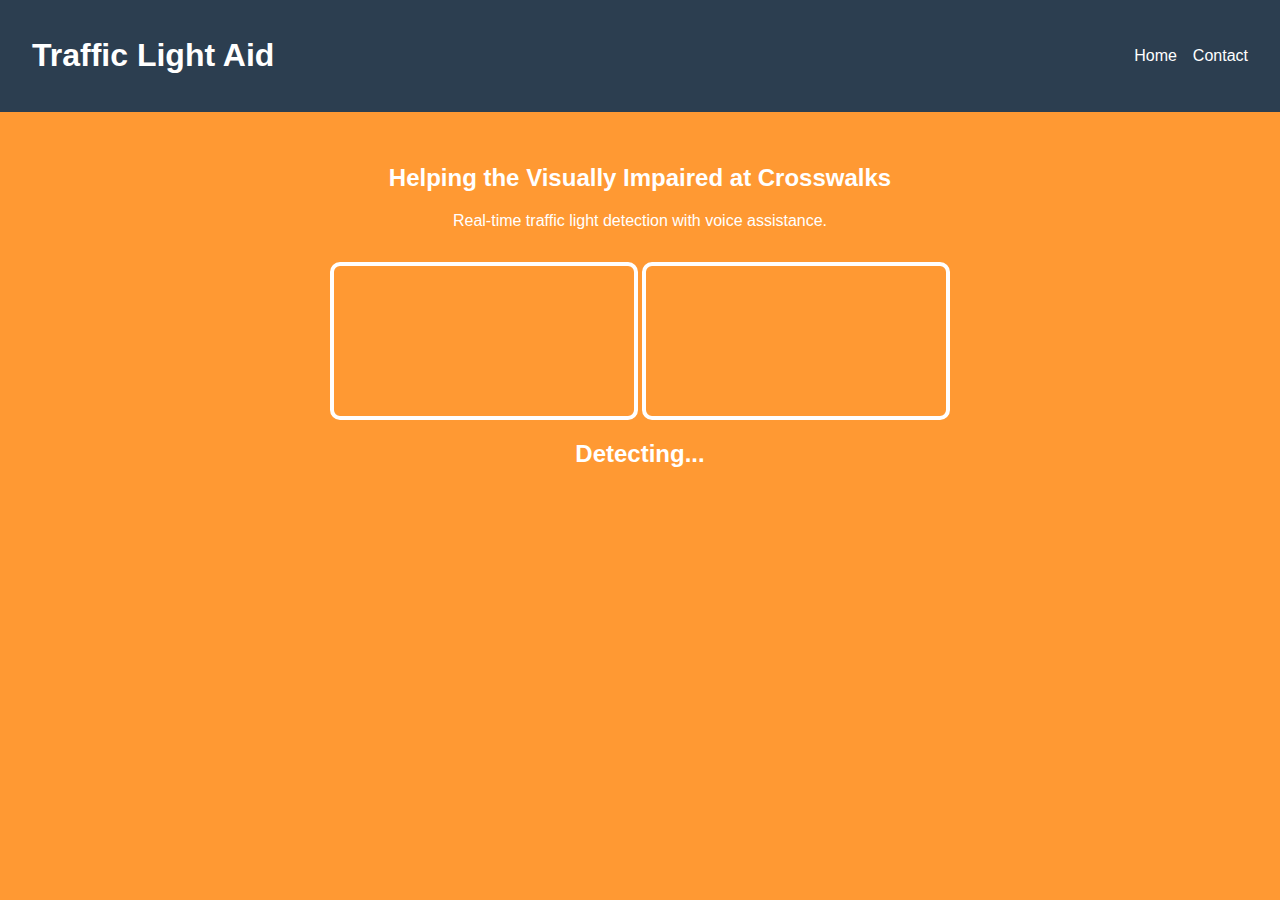
<file: index.html>
<!DOCTYPE html>
<html lang="en">
<head>
  <meta charset="UTF-8">
  <meta name="viewport" content="width=device-width, initial-scale=1.0">
  <title>Traffic Light Aid</title>
  <link rel="stylesheet" href="style.css">
</head>
<body>
  <nav class="navbar">
    <h1>Traffic Light Aid</h1>
    <ul>
      <li><a href="index.html">Home</a></li>
      <li><a href="contact.html">Contact</a></li>
    </ul>
  </nav>

  <section class="hero">
    <h2>Helping the Visually Impaired at Crosswalks</h2>
    <p>Real-time traffic light detection with voice assistance.</p>
    <video id="camera" autoplay></video>
    <canvas id="canvas"></canvas>
    <p id="status">Detecting...</p>
  </section>

  <script src="script.js"></script>
</body>
</html>
</file>
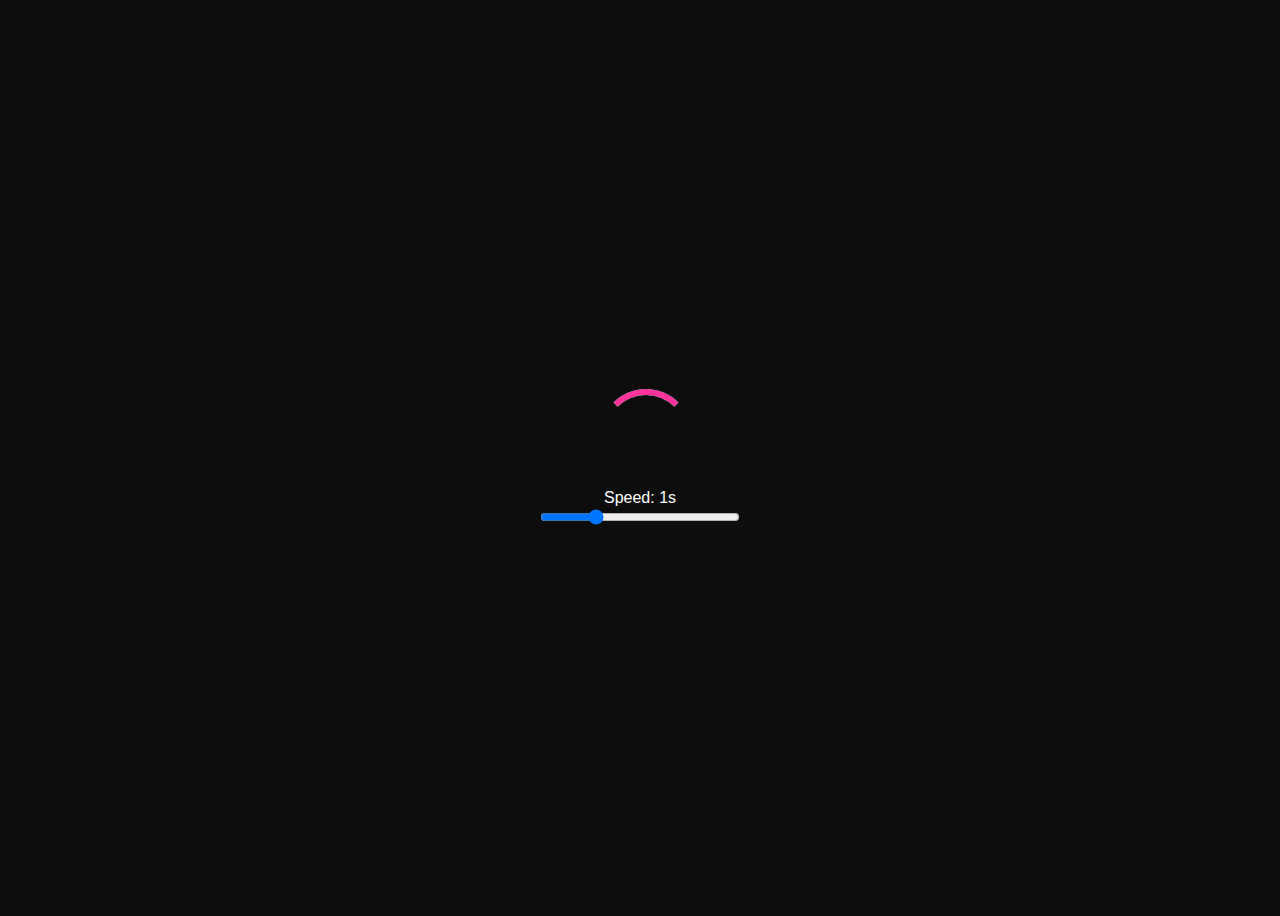
<file: animated loader.html>
<!DOCTYPE html>
<html lang="en">
<head>
<meta charset="UTF-8">
<meta name="viewport" content="width=device-width, initial-scale=1.0">
<title>Customizable Animated Loader</title>
<style>
    body {
        display: flex;
        flex-direction: column;
        justify-content: center;
        align-items: center;
        height: 100vh;
        background: #0d0d0d;
        color: white;
        font-family: Arial, sans-serif;
    }

    .loader {
        position: relative;
        width: 80px;
        height: 80px;
    }

    .ring {
        position: absolute;
        width: 100%;
        height: 100%;
        border: 6px solid transparent;
        border-top-color: #00ffcc;
        border-radius: 50%;
        animation: spin var(--speed, 1s) linear infinite;
        transition: animation-duration 0.3s ease;
    }

    .ring:nth-child(2) {
        border-top-color: #ff3399;
        animation-direction: reverse;
    }

    @keyframes spin {
        from { transform: rotate(0deg); }
        to { transform: rotate(360deg); }
    }

    .controls {
        margin-top: 20px;
        display: flex;
        flex-direction: column;
        align-items: center;
    }

    input[type=range] {
        width: 200px;
    }
</style>
</head>
<body>

    <div class="loader">
        <div class="ring"></div>
        <div class="ring"></div>
    </div>

    <div class="controls">
        <label for="speedControl">Speed: <span id="speedValue">1</span>s</label>
        <input type="range" id="speedControl" min="0.3" max="3" step="0.1" value="1">
    </div>

    <script>
        const speedControl = document.getElementById("speedControl");
        const rings = document.querySelectorAll(".ring");
        const speedValue = document.getElementById("speedValue");

        speedControl.addEventListener("input", () => {
            let speed = speedControl.value + "s";
            speedValue.textContent = speedControl.value;
            rings.forEach(ring => {
                ring.style.setProperty("--speed", speed);
            });
        });
    </script>

</body>
</html>
</file>
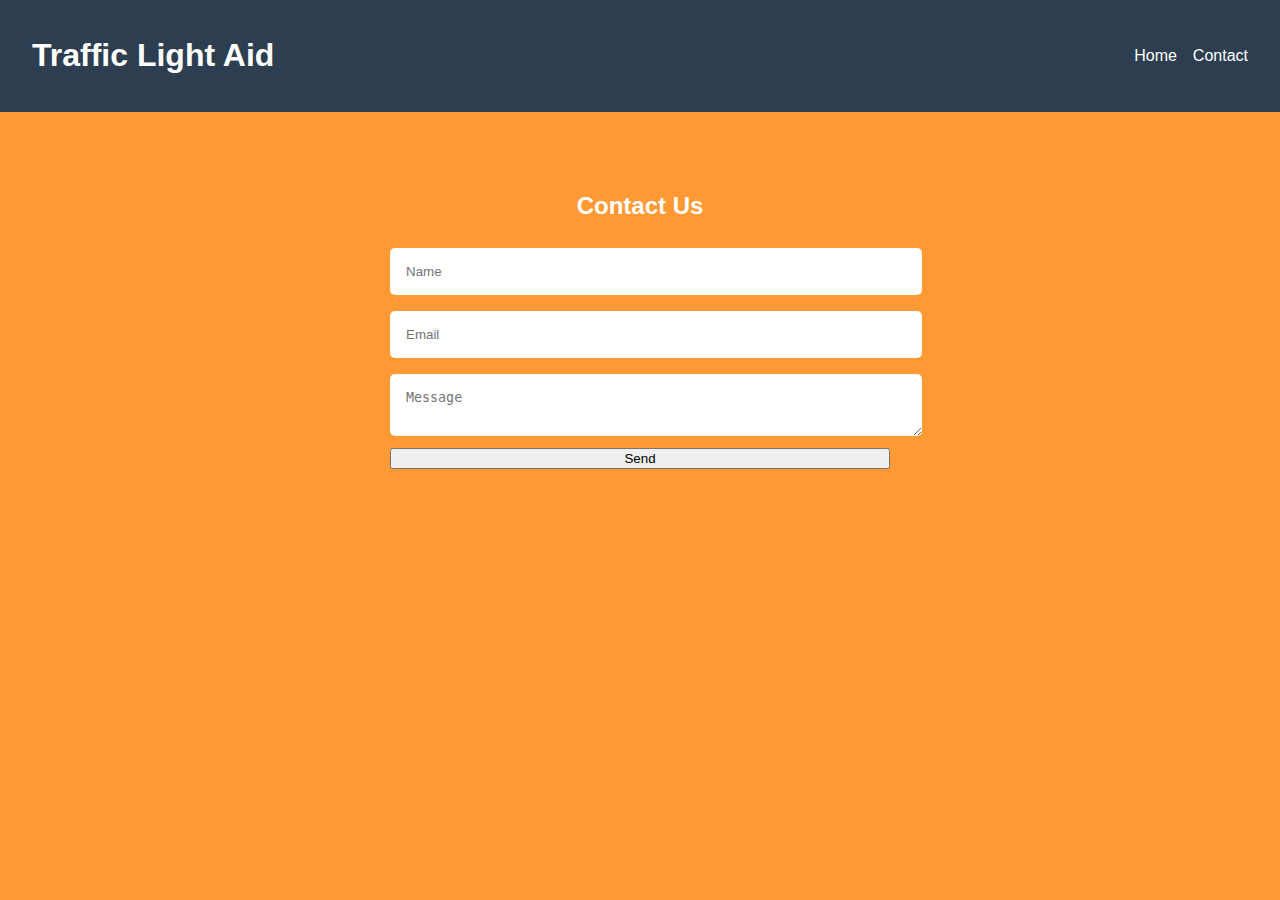
<file: contact.html>
<!DOCTYPE html>
<html lang="en">
<head>
  <meta charset="UTF-8">
  <meta name="viewport" content="width=device-width, initial-scale=1.0">
  <title>Contact - Traffic Light Aid</title>
  <link rel="stylesheet" href="style.css">
</head>
<body>
  <nav class="navbar">
    <h1>Traffic Light Aid</h1>
    <ul>
      <li><a href="index.html">Home</a></li>
      <li><a href="contact.html">Contact</a></li>
    </ul>
  </nav>

  <section class="contact-form">
    <h2>Contact Us</h2>
    <form id="contactForm">
      <input type="text" placeholder="Name" id="name" required>
      <input type="email" placeholder="Email" id="email" required>
      <textarea placeholder="Message" id="message" required></textarea>
      <button type="submit">Send</button>
    </form>
    <p id="thankYouMsg" class="hidden">Thank you for contacting us!</p>
  </section>

  <script src="script.js"></script>
</body>
</html>
</file>
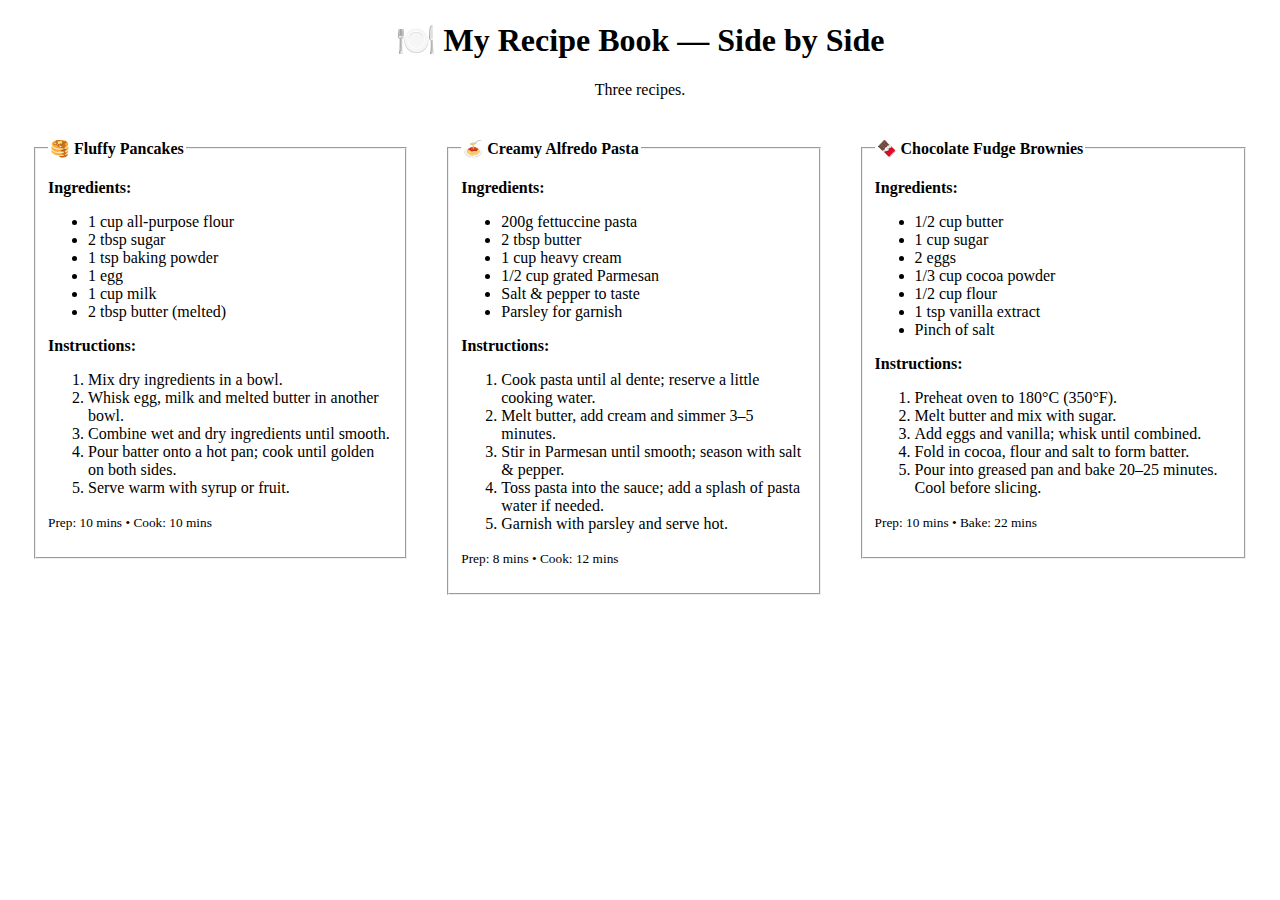
<file: digital recipe.html>
<!DOCTYPE html>
<html lang="en">
<head>
  <meta charset="utf-8" />
  <title>Recipe Book — Side by Side (HTML only)</title>
</head>
<body>

  <h1 align="center">🍽️ My Recipe Book — Side by Side</h1>
  <p align="center">Three recipes.</p>

  <!-- Table for side-by-side layout -->
  <table border="0" cellpadding="12" cellspacing="12" width="100%">
    <tr>

      <!-- Recipe 1 -->
      <td valign="top" width="33%">
        <fieldset>
          <legend><b>🥞 Fluffy Pancakes</b></legend>
          <p><b>Ingredients:</b></p>
          <ul>
            <li>1 cup all-purpose flour</li>
            <li>2 tbsp sugar</li>
            <li>1 tsp baking powder</li>
            <li>1 egg</li>
            <li>1 cup milk</li>
            <li>2 tbsp butter (melted)</li>
          </ul>

          <p><b>Instructions:</b></p>
          <ol>
            <li>Mix dry ingredients in a bowl.</li>
            <li>Whisk egg, milk and melted butter in another bowl.</li>
            <li>Combine wet and dry ingredients until smooth.</li>
            <li>Pour batter onto a hot pan; cook until golden on both sides.</li>
            <li>Serve warm with syrup or fruit.</li>
          </ol>

          <p><small>Prep: 10 mins • Cook: 10 mins</small></p>
        </fieldset>
      </td>

      <!-- Recipe 2 -->
      <td valign="top" width="33%">
        <fieldset>
          <legend><b>🍝 Creamy Alfredo Pasta</b></legend>
          <p><b>Ingredients:</b></p>
          <ul>
            <li>200g fettuccine pasta</li>
            <li>2 tbsp butter</li>
            <li>1 cup heavy cream</li>
            <li>1/2 cup grated Parmesan</li>
            <li>Salt & pepper to taste</li>
            <li>Parsley for garnish</li>
          </ul>

          <p><b>Instructions:</b></p>
          <ol>
            <li>Cook pasta until al dente; reserve a little cooking water.</li>
            <li>Melt butter, add cream and simmer 3–5 minutes.</li>
            <li>Stir in Parmesan until smooth; season with salt & pepper.</li>
            <li>Toss pasta into the sauce; add a splash of pasta water if needed.</li>
            <li>Garnish with parsley and serve hot.</li>
          </ol>

          <p><small>Prep: 8 mins • Cook: 12 mins</small></p>
        </fieldset>
      </td>

      <!-- Recipe 3 -->
      <td valign="top" width="34%">
        <fieldset>
          <legend><b>🍫 Chocolate Fudge Brownies</b></legend>
          <p><b>Ingredients:</b></p>
          <ul>
            <li>1/2 cup butter</li>
            <li>1 cup sugar</li>
            <li>2 eggs</li>
            <li>1/3 cup cocoa powder</li>
            <li>1/2 cup flour</li>
            <li>1 tsp vanilla extract</li>
            <li>Pinch of salt</li>
          </ul>

          <p><b>Instructions:</b></p>
          <ol>
            <li>Preheat oven to 180°C (350°F).</li>
            <li>Melt butter and mix with sugar.</li>
            <li>Add eggs and vanilla; whisk until combined.</li>
            <li>Fold in cocoa, flour and salt to form batter.</li>
            <li>Pour into greased pan and bake 20–25 minutes. Cool before slicing.</li>
          </ol>

          <p><small>Prep: 10 mins • Bake: 22 mins</small></p>
        </fieldset>
      </td>

    </tr>
  </table>

</body>
</html>
</file>
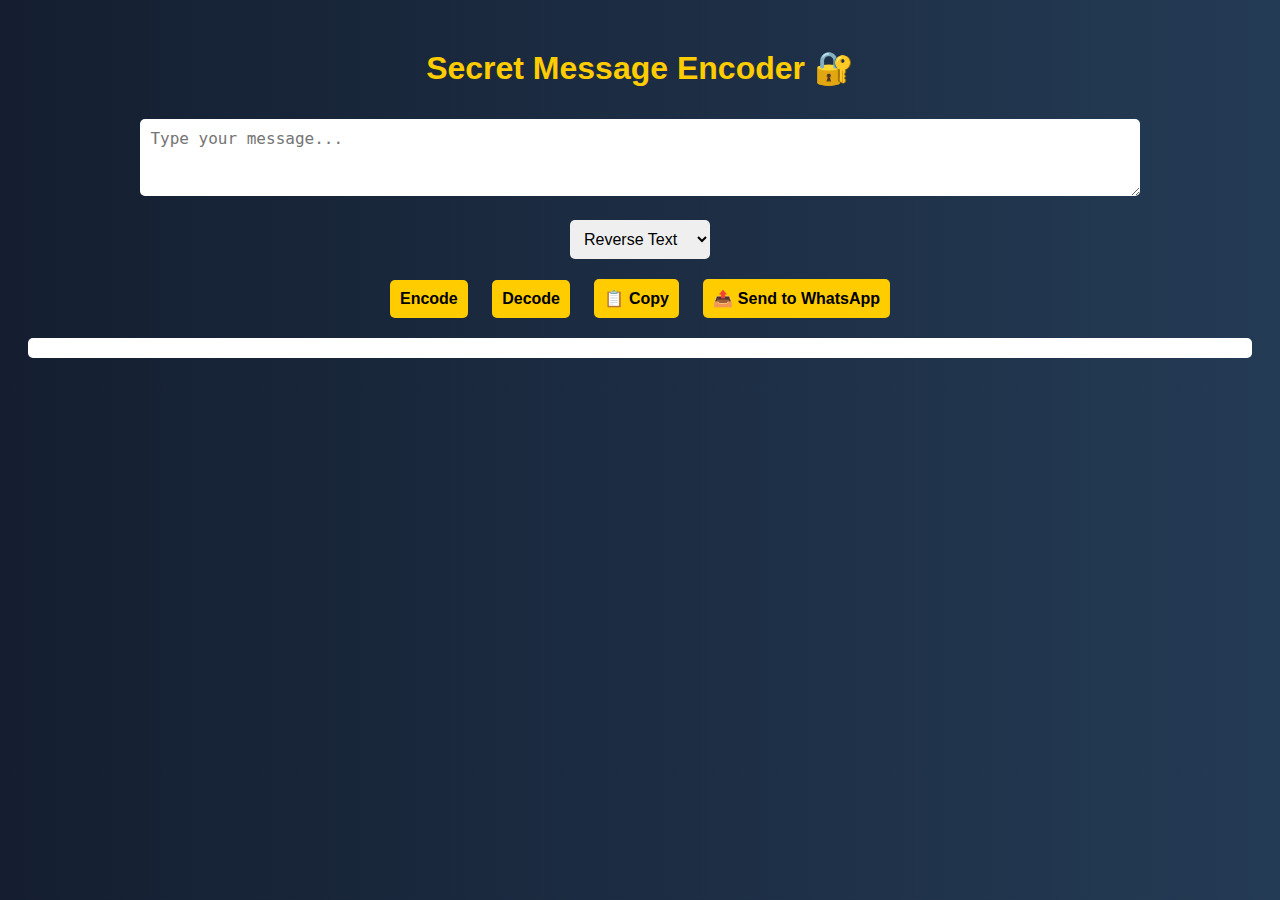
<file: message.html>
<!DOCTYPE html>
<html lang="en">
<head>
    <meta charset="UTF-8">
    <title>Secret Message Encoder 🔐</title>
    <style>
        body {
            font-family: Arial, sans-serif;
            background: linear-gradient(to right, #141e30, #243b55);
            color: white;
            text-align: center;
            padding: 20px;
        }
        h1 {
            color: #ffcc00;
        }
        select, textarea, button, input {
            margin: 10px;
            padding: 10px;
            border-radius: 5px;
            border: none;
            font-size: 16px;
        }
        textarea, input {
            width: 80%;
        }
        button {
            cursor: pointer;
            background: #ffcc00;
            color: black;
            font-weight: bold;
        }
        button:hover {
            background: #ffaa00;
        }
        .output-box {
            background: white;
            color: black;
            padding: 10px;
            margin-top: 10px;
            border-radius: 5px;
            word-wrap: break-word;
        }
    </style>
</head>
<body>
    <h1>Secret Message Encoder 🔐</h1>

    <textarea id="inputText" rows="3" placeholder="Type your message..."></textarea><br>

    <select id="cipher">
        <option value="reverse">Reverse Text</option>
        <option value="emoji">Emoji Code</option>
        <option value="number">Number Code</option>
        <option value="symbol">Symbol Code</option>
    </select><br>

    <button onclick="encodeMessage()">Encode</button>
    <button onclick="decodeMessage()">Decode</button>
    <button onclick="copyToClipboard()">📋 Copy</button>
    <button onclick="sendOnWhatsApp()">📤 Send to WhatsApp</button>

    <div class="output-box" id="outputText"></div>

    <script>
        const emojiMap = {
            a: "😀", b: "😁", c: "😂", d: "🤣", e: "😃", f: "😄", g: "😅", h: "😆",
            i: "😉", j: "😊", k: "😋", l: "😎", m: "😍", n: "😘", o: "😗", p: "😙",
            q: "😚", r: "🙂", s: "🤗", t: "🤩", u: "🤔", v: "🤨", w: "😐", x: "😑",
            y: "😶", z: "🙄", " ": "⬜"
        };
        const reverseEmojiMap = Object.fromEntries(Object.entries(emojiMap).map(([k, v]) => [v, k]));

        function encodeMessage() {
            let text = document.getElementById("inputText").value.toLowerCase();
            let cipher = document.getElementById("cipher").value;
            let encoded = "";

            if (cipher === "reverse") {
                encoded = text.split("").reverse().join("");
            } 
            else if (cipher === "emoji") {
                encoded = text.split("").map(ch => emojiMap[ch] || ch).join("");
            } 
            else if (cipher === "number") {
                encoded = text.split("").map(ch => ch.charCodeAt(0)).join(" ");
            } 
            else if (cipher === "symbol") {
                encoded = text.replace(/[a-z]/g, ch => String.fromCharCode(ch.charCodeAt(0) + 5));
            }

            document.getElementById("outputText").innerText = encoded;
        }

        function decodeMessage() {
            let text = document.getElementById("inputText").value;
            let cipher = document.getElementById("cipher").value;
            let decoded = "";

            if (cipher === "reverse") {
                decoded = text.split("").reverse().join("");
            } 
            else if (cipher === "emoji") {
                decoded = text.split("").map(ch => reverseEmojiMap[ch] || ch).join("");
            } 
            else if (cipher === "number") {
                decoded = text.split(" ").map(num => String.fromCharCode(num)).join("");
            } 
            else if (cipher === "symbol") {
                decoded = text.replace(/./g, ch => String.fromCharCode(ch.charCodeAt(0) - 5));
            }

            document.getElementById("outputText").innerText = decoded;
        }

        function copyToClipboard() {
            let text = document.getElementById("outputText").innerText;
            if (!text) {
                alert("Nothing to copy!");
                return;
            }
            navigator.clipboard.writeText(text).then(() => {
                alert("Copied to clipboard!");
            });
        }

        function sendOnWhatsApp() {
            let message = document.getElementById("outputText").innerText.trim();
            if (message === "") {
                alert("Please encode a message first!");
                return;
            }
            let encodedMessage = encodeURIComponent(message);
            window.open(`https://wa.me/?text=${encodedMessage}`, "_blank");
        }
    </script>
</body>
</html>
</file>
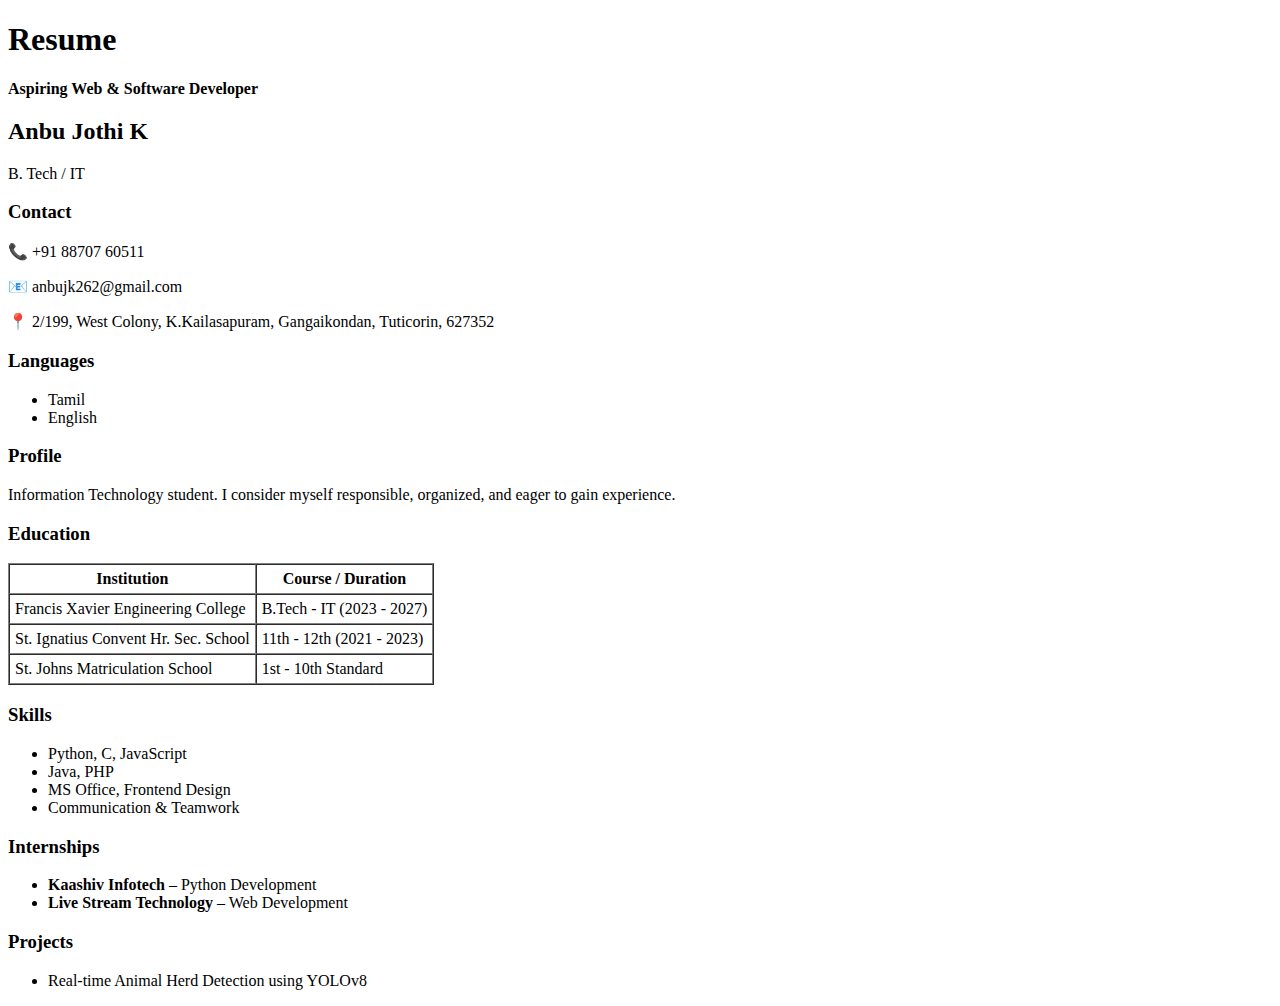
<file: resume.html>
<!DOCTYPE html>
<html lang="en">
<head>
<meta charset="UTF-8">
<meta name="viewport" content="width=device-width, initial-scale=1.0">
<title>Anbu Jothi K - Resume</title>
</head>
<body>

<h1>Resume</h1>
<p><strong>Aspiring Web & Software Developer</strong></p>

<!-- Profile Photo -->

<h2>Anbu Jothi K</h2>
<p>B. Tech / IT</p>

<h3>Contact</h3>
<p>📞 +91 88707 60511</p>
<p>📧 anbujk262@gmail.com</p>
<p>📍 2/199, West Colony, K.Kailasapuram, Gangaikondan, Tuticorin, 627352</p>

<h3>Languages</h3>
<ul>
    <li>Tamil</li>
    <li>English</li>
</ul>

<h3>Profile</h3>
<p>Information Technology student. I consider myself responsible, organized, and eager to gain experience.</p>

<h3>Education</h3>
<table border="1" cellpadding="5" cellspacing="0">
    <tr>
        <th>Institution</th>
        <th>Course / Duration</th>
    </tr>
    <tr>
        <td>Francis Xavier Engineering College</td>
        <td>B.Tech - IT (2023 - 2027)</td>
    </tr>
    <tr>
        <td>St. Ignatius Convent Hr. Sec. School</td>
        <td>11th - 12th (2021 - 2023)</td>
    </tr>
    <tr>
        <td>St. Johns Matriculation School</td>
        <td>1st - 10th Standard</td>
    </tr>
</table>

<h3>Skills</h3>
<ul>
    <li>Python, C, JavaScript</li>
    <li>Java, PHP</li>
    <li>MS Office, Frontend Design</li>
    <li>Communication & Teamwork</li>
</ul>

<h3>Internships</h3>
<ul>
    <li><strong>Kaashiv Infotech</strong> – Python Development</li>
    <li><strong>Live Stream Technology</strong> – Web Development</li>
</ul>

<h3>Projects</h3>
<ul>
    <li>Real-time Animal Herd Detection using YOLOv8</li>
</ul>

</body>
</html>
</file>
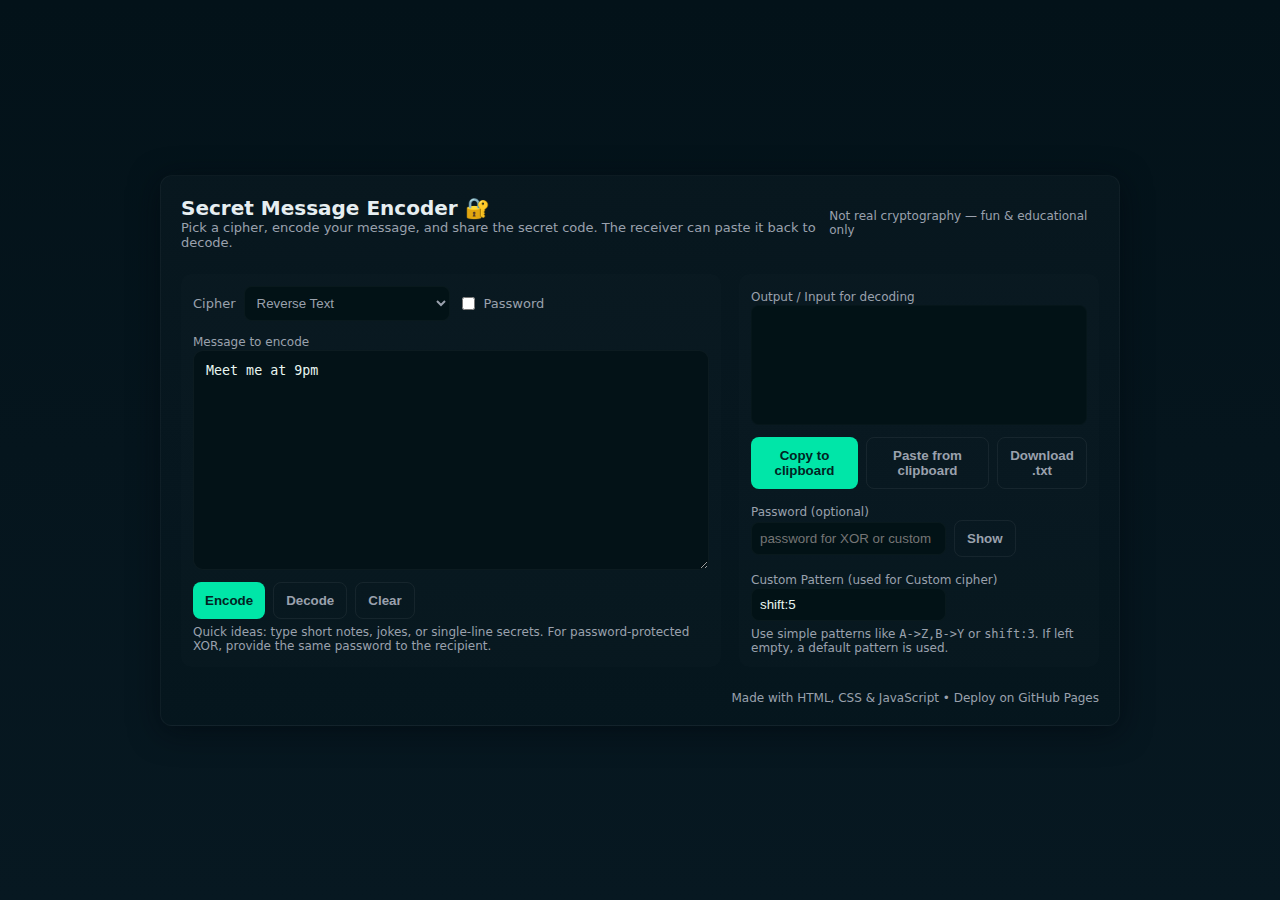
<file: secret-encoder.html>
<!doctype html>
<html lang="en">
<head>
  <meta charset="utf-8" />
  <meta name="viewport" content="width=device-width,initial-scale=1" />
  <title>Secret Message Encoder 🔐</title>
  <style>
    :root{
      --bg:#0b0f13; --panel:#071016; --accent:#00e6a8; --muted:#9aa1ad; --danger:#ff6b6b;
    }
    *{box-sizing:border-box}
    body{margin:0;min-height:100vh;background:linear-gradient(180deg,#031219 0%, #071821 100%);color:#e6eef1;font-family:Inter,ui-sans-serif,system-ui,Segoe UI,Roboto,Helvetica,Arial;display:flex;align-items:center;justify-content:center;padding:24px}
    .card{width:960px;max-width:100%;background:linear-gradient(180deg, rgba(255,255,255,0.02), rgba(0,0,0,0.04));border:1px solid rgba(255,255,255,0.04);border-radius:12px;padding:20px;display:grid;grid-template-columns:1fr 360px;gap:18px;box-shadow:0 6px 30px rgba(2,8,15,0.6)}
    header{grid-column:1/-1;display:flex;align-items:center;justify-content:space-between;margin-bottom:6px}
    h1{font-size:20px;margin:0}
    .subtitle{color:var(--muted);font-size:13px}

    .left{padding:12px;background:rgba(255,255,255,0.01);border-radius:10px}
    .controls{display:flex;gap:8px;align-items:center;margin-bottom:10px}
    select,input[type=checkbox]{padding:8px;border-radius:8px;background:#021216;border:1px solid rgba(255,255,255,0.03);color:var(--muted)}

    textarea{width:100%;height:220px;padding:12px;border-radius:10px;border:1px solid rgba(255,255,255,0.04);background:#031217;color:#e8f6f1;resize:vertical}

    .row{display:flex;gap:8px}
    button{background:var(--accent);border:0;color:#022322;padding:10px 12px;border-radius:8px;cursor:pointer;font-weight:600}
    button.secondary{background:transparent;border:1px solid rgba(255,255,255,0.06);color:var(--muted)}

    .right{padding:12px;background:rgba(255,255,255,0.01);border-radius:10px;display:flex;flex-direction:column;gap:12px}
    label{font-size:13px;color:var(--muted)}
    .output{flex:1;min-height:120px;padding:12px;border-radius:8px;background:#021216;border:1px solid rgba(255,255,255,0.02);color:#dffbf0;overflow:auto;white-space:pre-wrap}

    .small{font-size:12px;color:var(--muted)}
    .hint{font-size:12px;color:var(--muted);margin-top:6px}

    footer{grid-column:1/-1;text-align:right;color:var(--muted);font-size:12px;margin-top:6px}

    .passwordRow{display:flex;gap:8px;align-items:center}
    input[type=text],input[type=password]{padding:8px;border-radius:8px;border:1px solid rgba(255,255,255,0.03);background:#021216;color:#e8f6f1}
  </style>
</head>
<body>
  <div class="card">
    <header>
      <div>
        <h1>Secret Message Encoder 🔐</h1>
        <div class="subtitle">Pick a cipher, encode your message, and share the secret code. The receiver can paste it back to decode.</div>
      </div>
      <div class="small">Not real cryptography — fun & educational only</div>
    </header>

    <section class="left">
      <div class="controls">
        <label style="display:flex;align-items:center;gap:8px">
          Cipher
          <select id="cipherSelect">
            <option value="reverse">Reverse Text</option>
            <option value="number">Number Codes (char codes)</option>
            <option value="emoji">Emoji Code</option>
            <option value="symbol">Symbol-based</option>
            <option value="custom">Custom Pattern</option>
            <option value="xor">Password XOR (simple)</option>
          </select>
        </label>

        <label style="display:flex;align-items:center;gap:6px">
          <input type="checkbox" id="usePassword"> Password
        </label>
      </div>

      <label class="small">Message to encode</label>
      <textarea id="inputText" placeholder="Type your secret message here..."></textarea>

      <div style="display:flex;gap:8px;margin-top:8px">
        <button id="encodeBtn">Encode</button>
        <button id="decodeBtn" class="secondary">Decode</button>
        <button id="clearBtn" class="secondary">Clear</button>
      </div>

      <div class="hint">Quick ideas: type short notes, jokes, or single-line secrets. For password-protected XOR, provide the same password to the recipient.</div>
    </section>

    <aside class="right">
      <div>
        <label class="small">Output / Input for decoding</label>
        <div id="output" class="output" contenteditable="true" spellcheck="false"></div>
      </div>

      <div style="display:flex;gap:8px">
        <button id="copyBtn">Copy to clipboard</button>
        <button id="pasteBtn" class="secondary">Paste from clipboard</button>
        <button id="downloadBtn" class="secondary">Download .txt</button>
      </div>

      <div>
        <label class="small">Password (optional)</label>
        <div class="passwordRow">
          <input id="passwordInput" type="password" placeholder="password for XOR or custom" />
          <button id="showPass" class="secondary">Show</button>
        </div>
      </div>

      <div>
        <label class="small">Custom Pattern (used for Custom cipher)</label>
        <input id="patternInput" type="text" placeholder="e.g. A->Z,B->Y or shift:3" />
        <div class="hint">Use simple patterns like <code>A->Z,B->Y</code> or <code>shift:3</code>. If left empty, a default pattern is used.</div>
      </div>
    </aside>

    <footer>Made with HTML, CSS & JavaScript • Deploy on GitHub Pages</footer>
  </div>

  <script>
    // UI refs
    const inputText = document.getElementById('inputText');
    const cipherSelect = document.getElementById('cipherSelect');
    const encodeBtn = document.getElementById('encodeBtn');
    const decodeBtn = document.getElementById('decodeBtn');
    const output = document.getElementById('output');
    const copyBtn = document.getElementById('copyBtn');
    const pasteBtn = document.getElementById('pasteBtn');
    const clearBtn = document.getElementById('clearBtn');
    const passwordInput = document.getElementById('passwordInput');
    const usePassword = document.getElementById('usePassword');
    const showPass = document.getElementById('showPass');
    const patternInput = document.getElementById('patternInput');
    const downloadBtn = document.getElementById('downloadBtn');

    // Emoji mapping (a-z, A-Z, digits and basic punctuation)
    const emojiMap = (function(){
      const emojis = ['😀','😁','😂','😃','😄','😅','😆','😉','😊','🙂','🙃','😍','😘','😗','😙','😚','😋','😜','🤪','🤨','😎','🤩','🥳','🤠','😇','🤓'];
      const map = {};
      const rev = {};
      const letters = 'abcdefghijklmnopqrstuvwxyz';
      for(let i=0;i<letters.length;i++){
        const k = letters[i];
        const e = emojis[i % emojis.length];
        map[k] = e; map[k.toUpperCase()] = e;
        rev[e] = k;
      }
      // digits -> circled numbers
      for(let d=0; d<10; d++){ map[String(d)] = String(9311 + d); /* placeholder numeric */ }
      return {map,rev};
    })();

    // Symbol mapping (simple substitution)
    const symbolChars = ['@','#','$','%','&','*','?','!','~','^','+',':',';','<','>','/','|','=' ];
    function symbolEncode(text){
      return Array.from(text).map(ch => {
        const code = ch.charCodeAt(0);
        const idx = (code % symbolChars.length);
        return symbolChars[idx] + (code % 10);
      }).join(' ');
    }
    function symbolDecode(text){
      try{
        return text.split(' ').map(piece => {
          // last digit as remainder, rest symbol ignored
          const last = piece.slice(-1);
          const sym = piece.slice(0,-1);
          const idx = symbolChars.indexOf(sym);
          // recover approximate charcode: choose idx + last
          const code = idx + Number(last);
          return String.fromCharCode(code);
        }).join('');
      }catch(e){return 'Decoding failed';}
    }

    // Reverse
    function encodeReverse(s){ return s.split('').reverse().join(''); }
    function decodeReverse(s){ return s.split('').reverse().join(''); }

    // Number codes (char codes separated by -)
    function encodeNumber(s){ return Array.from(s).map(ch=>ch.charCodeAt(0)).join('-'); }
    function decodeNumber(s){
      try{ return s.split(/[-,\s]+/).map(n=>String.fromCharCode(Number(n))).join(''); }catch(e){return 'Decoding failed';}
    }

    // Emoji encode (fallback for unknown chars -> keep char)
    function encodeEmoji(s){
      return Array.from(s).map(ch => {
        const map = emojiMap.map;
        return map[ch] || map[ch.toLowerCase()] || ch;
      }).join(' ');
    }
    function decodeEmoji(s){
      const rev = emojiMap.rev;
      return Array.from(s).map(ch => rev[ch] || ch).join('');
    }

    // Custom pattern parser: supports simple "A->Z,B->Y" or "shift:N"
    function buildCustomMaps(pattern){
      const map = {};
      const rev = {};
      if(!pattern) return {map,rev};
      pattern = pattern.trim();
      if(pattern.startsWith('shift:')){
        const n = Number(pattern.split(':')[1]||0);
        for(let i=0;i<26;i++){ const from = String.fromCharCode(97+i); const to = String.fromCharCode(97+((i+n)%26)); map[from]=to; map[from.toUpperCase()]=to.toUpperCase(); rev[to]=from; rev[to.toUpperCase()]=from.toUpperCase(); }
        return {map,rev};
      }
      // parse pairs
      const parts = pattern.split(',');
      for(const p of parts){
        const m = p.split('->').map(x=>x.trim());
        if(m.length===2 && m[0] && m[1]){
          map[m[0]] = m[1]; map[m[0].toUpperCase()] = m[1].toUpperCase(); rev[m[1]] = m[0]; rev[m[1].toUpperCase()] = m[0].toUpperCase();
        }
      }
      return {map,rev};
    }
    function encodeCustom(s,pattern){
      const {map} = buildCustomMaps(pattern);
      if(Object.keys(map).length===0) return s; // no mapping
      return Array.from(s).map(ch => map[ch] || ch).join('');
    }
    function decodeCustom(s,pattern){ const {rev} = buildCustomMaps(pattern); if(Object.keys(rev).length===0) return s; return Array.from(s).map(ch => rev[ch] || ch).join(''); }

    // Simple XOR with password then base64 encode. Not secure, educational only
    function xorEncrypt(str, key){
      if(!key) return btoa(unescape(encodeURIComponent(str)));
      const s = unescape(encodeURIComponent(str));
      let out = '';
      for(let i=0;i<s.length;i++){ out += String.fromCharCode(s.charCodeAt(i) ^ key.charCodeAt(i % key.length)); }
      return btoa(out);
    }
    function xorDecrypt(b64, key){
      try{
        const data = atob(b64);
        if(!key) return decodeURIComponent(escape(data));
        let out = '';
        for(let i=0;i<data.length;i++){ out += String.fromCharCode(data.charCodeAt(i) ^ key.charCodeAt(i % key.length)); }
        return decodeURIComponent(escape(out));
      }catch(e){return 'Decoding failed';}
    }

    // Button actions
    encodeBtn.addEventListener('click', ()=>{
      const cipher = cipherSelect.value;
      const text = inputText.value || '';
      const pwd = usePassword.checked ? (passwordInput.value || '') : '';
      const pattern = patternInput.value || '';
      let out = '';
      switch(cipher){
        case 'reverse': out = encodeReverse(text); break;
        case 'number': out = encodeNumber(text); break;
        case 'emoji': out = encodeEmoji(text); break;
        case 'symbol': out = symbolEncode(text); break;
        case 'custom': out = encodeCustom(text, pattern||'shift:13'); break;
        case 'xor': out = xorEncrypt(text, pwd); break;
        default: out = text;
      }
      // If password box is checked but cipher is not xor, wrap with a simple xor to protect
      if(usePassword.checked && cipher !== 'xor') out = xorEncrypt(out, pwd);
      output.textContent = out;
    });

    decodeBtn.addEventListener('click', ()=>{
      const cipher = cipherSelect.value;
      let text = output.textContent || '';
      const pwd = usePassword.checked ? (passwordInput.value || '') : '';
      const pattern = patternInput.value || '';

      // If password used and cipher not xor, first xor-decode
      if(usePassword.checked && cipher !== 'xor'){
        text = xorDecrypt(text, pwd);
      }

      let out = '';
      switch(cipher){
        case 'reverse': out = decodeReverse(text); break;
        case 'number': out = decodeNumber(text); break;
        case 'emoji': out = decodeEmoji(text); break;
        case 'symbol': out = symbolDecode(text); break;
        case 'custom': out = decodeCustom(text, pattern||'shift:13'); break;
        case 'xor': out = xorDecrypt(text, pwd); break;
        default: out = text;
      }
      inputText.value = out;
    });

    copyBtn.addEventListener('click', async ()=>{
      try{ await navigator.clipboard.writeText(output.textContent || ''); alert('Copied to clipboard'); }catch(e){ alert('Copy failed'); }
    });

    pasteBtn.addEventListener('click', async ()=>{
      try{ const txt = await navigator.clipboard.readText(); output.textContent = txt; }catch(e){ alert('Paste failed'); }
    });

    clearBtn.addEventListener('click', ()=>{ inputText.value=''; output.textContent=''; passwordInput.value=''; });

    showPass.addEventListener('click', ()=>{ if(passwordInput.type==='password'){ passwordInput.type='text'; showPass.textContent='Hide'; } else { passwordInput.type='password'; showPass.textContent='Show'; } });

    downloadBtn.addEventListener('click', ()=>{
      const blob = new Blob([output.textContent || ''], {type:'text/plain'});
      const url = URL.createObjectURL(blob);
      const a = document.createElement('a'); a.href=url; a.download='secret.txt'; a.click(); URL.revokeObjectURL(url);
    });

    // Small UX: double click output to select all
    output.addEventListener('dblclick', ()=>{
      const sel = window.getSelection();
      const range = document.createRange();
      range.selectNodeContents(output);
      sel.removeAllRanges(); sel.addRange(range);
    });

    // Example starter
    inputText.value = 'Meet me at 9pm';
    // optional: prefill patternInput for demo
    patternInput.value = 'shift:5';
  </script>
</body>
</html>
</file>
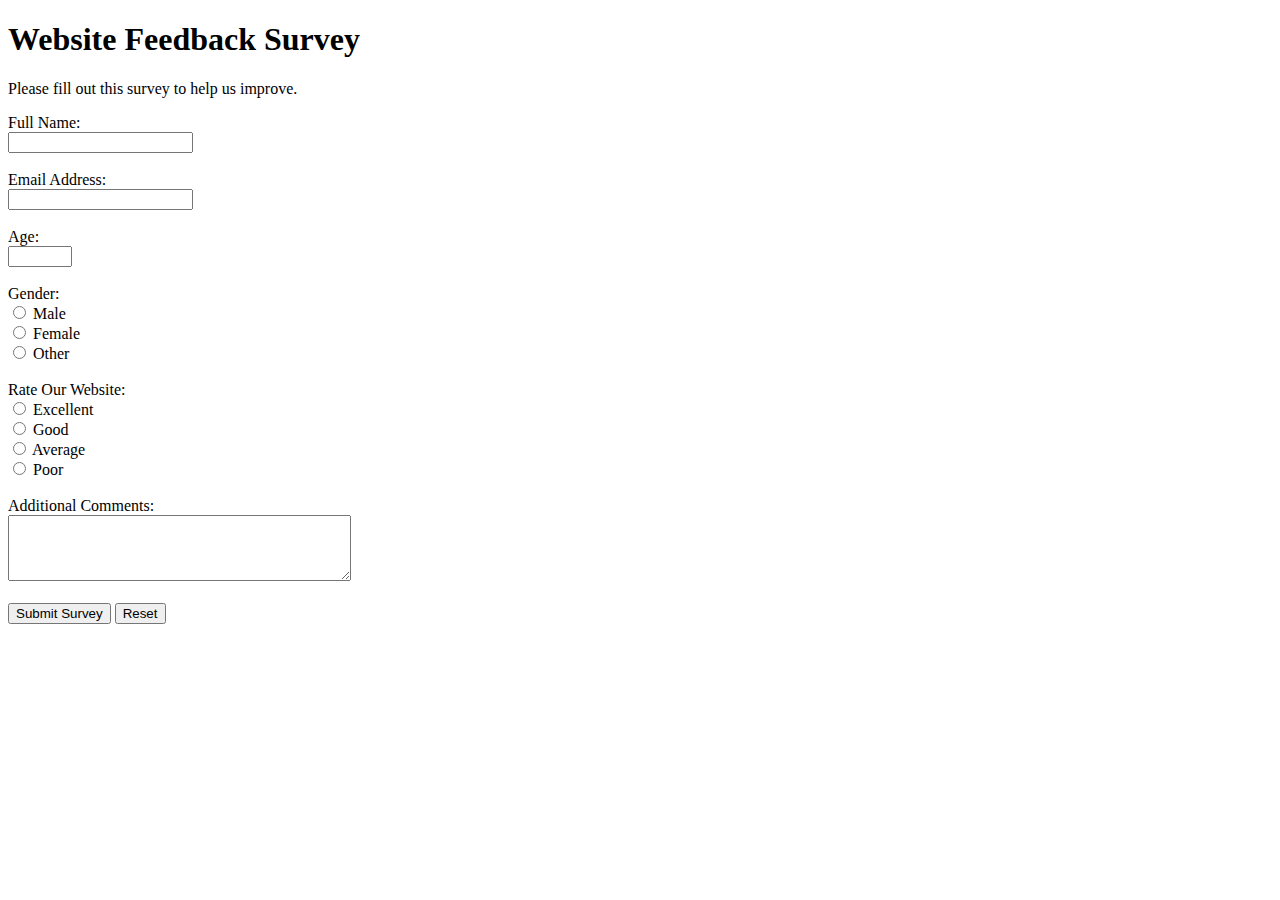
<file: survey.html>
<!DOCTYPE html>
<html>
<head>
    <title>Simple Survey Form</title>
</head>
<body>

    <h1>Website Feedback Survey</h1>
    <p>Please fill out this survey to help us improve.</p>

    <form action="#" method="post">

        <!-- Name -->
        <label for="name">Full Name:</label><br>
        <input type="text" id="name" name="name" required><br><br>

        <!-- Email -->
        <label for="email">Email Address:</label><br>
        <input type="email" id="email" name="email" required><br><br>

        <!-- Age -->
        <label for="age">Age:</label><br>
        <input type="number" id="age" name="age" min="10" max="100"><br><br>

        <!-- Gender -->
        <label>Gender:</label><br>
        <input type="radio" id="male" name="gender" value="Male">
        <label for="male">Male</label><br>
        <input type="radio" id="female" name="gender" value="Female">
        <label for="female">Female</label><br>
        <input type="radio" id="other" name="gender" value="Other">
        <label for="other">Other</label><br><br>

        <!-- Rating -->
        <label>Rate Our Website:</label><br>
        <input type="radio" name="rating" value="Excellent"> Excellent<br>
        <input type="radio" name="rating" value="Good"> Good<br>
        <input type="radio" name="rating" value="Average"> Average<br>
        <input type="radio" name="rating" value="Poor"> Poor<br><br>

        <!-- Comments -->
        <label for="comments">Additional Comments:</label><br>
        <textarea id="comments" name="comments" rows="4" cols="40"></textarea><br><br>

        <!-- Submit -->
        <input type="submit" value="Submit Survey">
        <input type="reset" value="Reset">

    </form>

</body>
</html>
</file>
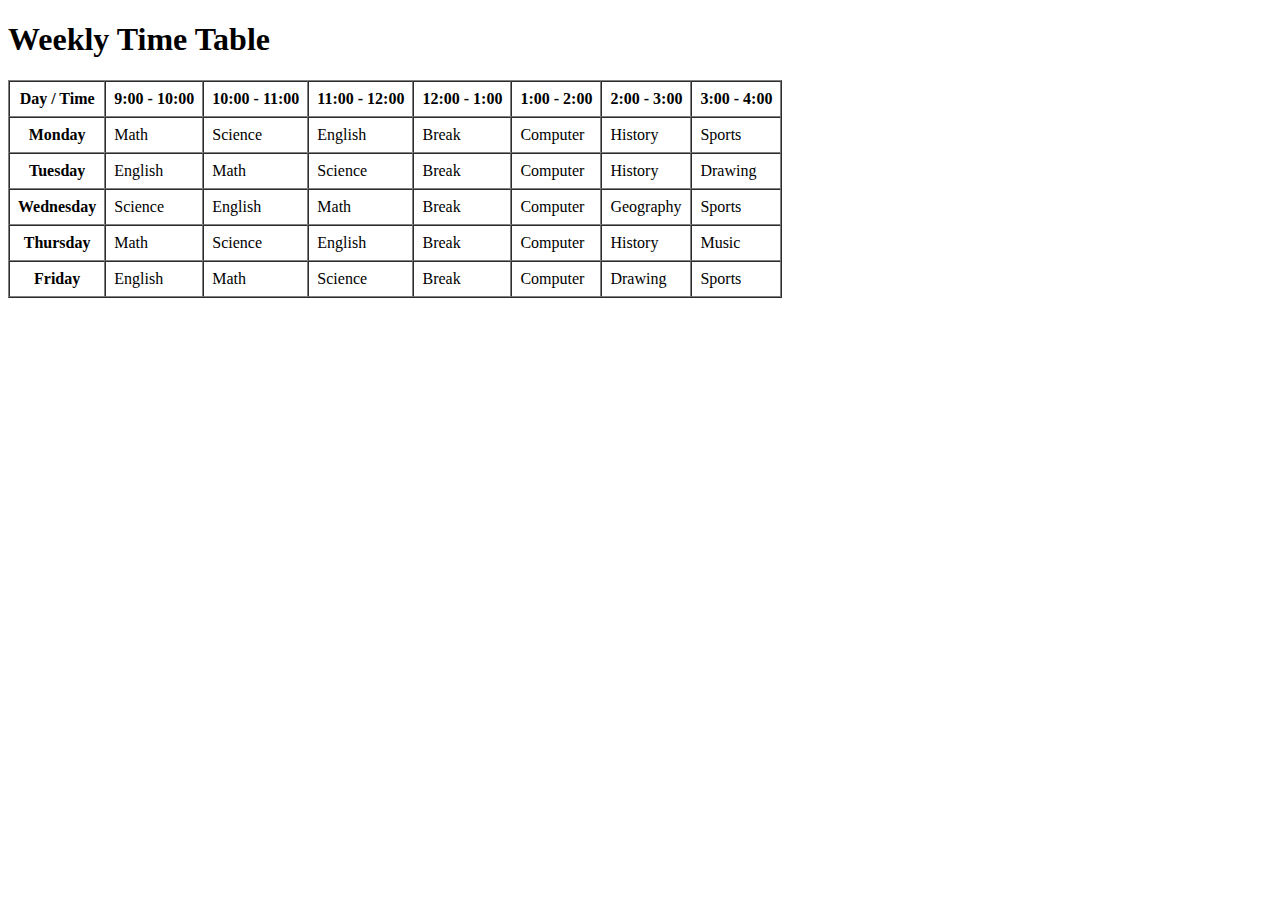
<file: timetable.html>
<!DOCTYPE html>
<html lang="en">
<head>
<meta charset="UTF-8">
<meta name="viewport" content="width=device-width, initial-scale=1.0">
<title>Time Table</title>
</head>
<body>

<h1>Weekly Time Table</h1>

<table border="1" cellpadding="8" cellspacing="0">
    <tr>
        <th>Day / Time</th>
        <th>9:00 - 10:00</th>
        <th>10:00 - 11:00</th>
        <th>11:00 - 12:00</th>
        <th>12:00 - 1:00</th>
        <th>1:00 - 2:00</th>
        <th>2:00 - 3:00</th>
        <th>3:00 - 4:00</th>
    </tr>
    <tr>
        <th>Monday</th>
        <td>Math</td>
        <td>Science</td>
        <td>English</td>
        <td>Break</td>
        <td>Computer</td>
        <td>History</td>
        <td>Sports</td>
    </tr>
    <tr>
        <th>Tuesday</th>
        <td>English</td>
        <td>Math</td>
        <td>Science</td>
        <td>Break</td>
        <td>Computer</td>
        <td>History</td>
        <td>Drawing</td>
    </tr>
    <tr>
        <th>Wednesday</th>
        <td>Science</td>
        <td>English</td>
        <td>Math</td>
        <td>Break</td>
        <td>Computer</td>
        <td>Geography</td>
        <td>Sports</td>
    </tr>
    <tr>
        <th>Thursday</th>
        <td>Math</td>
        <td>Science</td>
        <td>English</td>
        <td>Break</td>
        <td>Computer</td>
        <td>History</td>
        <td>Music</td>
    </tr>
    <tr>
        <th>Friday</th>
        <td>English</td>
        <td>Math</td>
        <td>Science</td>
        <td>Break</td>
        <td>Computer</td>
        <td>Drawing</td>
        <td>Sports</td>
    </tr>
</table>

</body>
</html>
</file>
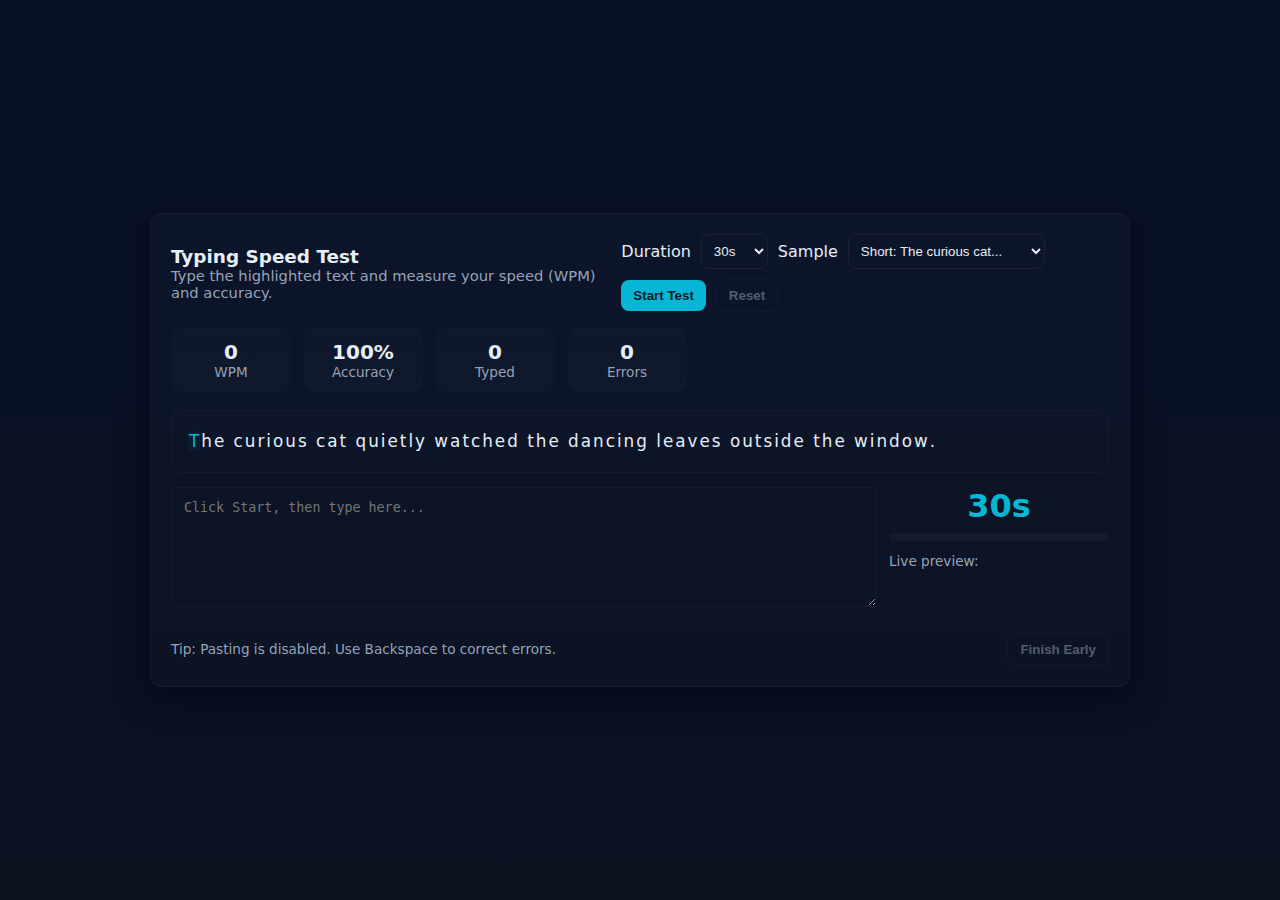
<file: typing speed.html>
<!doctype html>
<html lang="en">
<head>
<meta charset="utf-8" />
<meta name="viewport" content="width=device-width,initial-scale=1" />
<title>Typing Speed Test</title>
<style>
  :root{
    --bg:#0f1724; --card:#0b1220; --accent:#06b6d4; --muted:#94a3b8; --success:#10b981; --danger:#ef4444;
  }
  *{box-sizing:border-box}
  body{
    margin:0; font-family:Inter, system-ui, -apple-system, "Segoe UI", Roboto, "Helvetica Neue", Arial;
    background:linear-gradient(180deg,#071027 0%, #0b1220 100%);
    color:#e6eef8; min-height:100vh; display:flex; align-items:center; justify-content:center; padding:24px;
  }
  .card{
    width:100%; max-width:980px; background:linear-gradient(180deg, rgba(255,255,255,0.02), rgba(255,255,255,0.01));
    border-radius:12px; padding:20px; box-shadow: 0 10px 30px rgba(2,6,23,0.7); border:1px solid rgba(255,255,255,0.04);
  }
  header{display:flex;align-items:center;justify-content:space-between;gap:12px;margin-bottom:16px}
  header h1{font-size:1.15rem;margin:0}
  header p{margin:0;color:var(--muted);font-size:0.92rem}

  .controls{display:flex;gap:10px;align-items:center;flex-wrap:wrap}
  select,input[type=number]{padding:8px;border-radius:8px;border:1px solid rgba(255,255,255,0.06);background:transparent;color:inherit}
  button{padding:8px 12px;border-radius:8px;border:0;background:var(--accent);color:#052027;cursor:pointer;font-weight:600}
  button.ghost{background:transparent;border:1px solid rgba(255,255,255,0.06);color:var(--muted)}
  button:disabled{opacity:0.5;cursor:not-allowed}

  .meta{display:flex;gap:12px;margin-top:12px;flex-wrap:wrap}
  .stat{background:rgba(255,255,255,0.02);padding:12px;border-radius:10px;min-width:120px;text-align:center}
  .stat .num{font-size:1.25rem;font-weight:700}
  .stat .lbl{color:var(--muted);font-size:0.85rem}

  .paragraph{
    margin-top:18px;padding:16px;border-radius:10px;background:linear-gradient(180deg, rgba(255,255,255,0.01), rgba(255,255,255,0.00));
    line-height:1.7;border:1px solid rgba(255,255,255,0.03); font-size:1.05rem;
  }
  .paragraph .char{padding:0 1px;white-space:pre-wrap}
  .char.correct{color:var(--success)}
  .char.wrong{color:var(--danger); text-decoration:underline wavy rgba(239,68,68,0.6) 1px}
  .char.current{background:rgba(6,182,212,0.06);border-radius:3px;color:var(--accent)}

  .type-area{margin-top:14px; display:flex; gap:12px; align-items:flex-start; flex-wrap:wrap}
  textarea#input{flex:1;min-height:120px;padding:12px;border-radius:8px;border:1px solid rgba(255,255,255,0.04);background:transparent;color:inherit;resize:vertical}
  .right-panel{width:220px;min-width:180px}
  .timer{font-size:2rem;font-weight:700;color:var(--accent);text-align:center;margin-bottom:8px}
  .progress{height:8px;background:rgba(255,255,255,0.03);border-radius:999px;overflow:hidden}
  .progress > i{display:block;height:100%;background:linear-gradient(90deg,var(--accent),#7c3aed);width:0%}

  .footer{display:flex;justify-content:space-between;align-items:center;margin-top:16px;flex-wrap:wrap;color:var(--muted);font-size:0.9rem}
  .small{font-size:0.85rem;color:var(--muted)}

  /* responsive */
  @media (max-width:820px){
    .type-area{flex-direction:column}
    .right-panel{width:100%}
  }

  /* visually hidden */
  .sr-only{position:absolute;width:1px;height:1px;padding:0;margin:-1px;overflow:hidden;clip:rect(0,0,0,0);white-space:nowrap;border:0}
</style>
</head>
<body>
  <div class="card" role="application" aria-label="Typing speed test">
    <header>
      <div>
        <h1>Typing Speed Test</h1>
        <p>Type the highlighted text and measure your speed (WPM) and accuracy.</p>
      </div>
      <div class="controls" aria-hidden="false">
        <label for="time">Duration</label>
        <select id="time" title="Test duration in seconds">
          <option value="15">15s</option>
          <option value="30" selected>30s</option>
          <option value="60">60s</option>
          <option value="120">120s</option>
        </select>

        <label for="sample">Sample</label>
        <select id="sample" title="Choose sample paragraph">
          <option value="0">Short: The curious cat...</option>
          <option value="1">Medium: Technology has...</option>
          <option value="2">Long: In the age of...</option>
        </select>

        <button id="start">Start Test</button>
        <button id="reset" class="ghost" disabled>Reset</button>
      </div>
    </header>

    <div class="meta" role="status" aria-live="polite">
      <div class="stat"><div class="num" id="wpm">0</div><div class="lbl">WPM</div></div>
      <div class="stat"><div class="num" id="accuracy">100%</div><div class="lbl">Accuracy</div></div>
      <div class="stat"><div class="num" id="typed">0</div><div class="lbl">Typed</div></div>
      <div class="stat"><div class="num" id="errors">0</div><div class="lbl">Errors</div></div>
    </div>

    <div class="paragraph" id="paragraph" aria-hidden="false"></div>

    <div class="type-area">
      <textarea id="input" placeholder="Click Start, then type here..." aria-label="Typing input" disabled></textarea>
      <div class="right-panel">
        <div class="timer" id="timer">0s</div>
        <div class="progress" aria-hidden="true"><i id="prog"></i></div>
        <div style="height:12px"></div>
        <div class="small">Live preview:</div>
        <div id="live" class="small" style="min-height:48px"></div>
      </div>
    </div>

    <div class="footer">
      <div class="small">Tip: Pasting is disabled. Use Backspace to correct errors.</div>
      <div>
        <button id="finish" class="ghost" disabled>Finish Early</button>
      </div>
    </div>
  </div>

<script>
(function(){
  'use strict';

  const SAMPLES = [
    "The curious cat quietly watched the dancing leaves outside the window.",
    "Technology has reshaped how people communicate, learn, and create — opening new possibilities every day.",
    "In the age of rapid innovation, developers and designers work together to craft experiences that are not only powerful but also accessible, engaging, and delightful for users around the world."
  ];

  // Elements
  const paragraphEl = document.getElementById('paragraph');
  const inputEl = document.getElementById('input');
  const startBtn = document.getElementById('start');
  const resetBtn = document.getElementById('reset');
  const finishBtn = document.getElementById('finish');
  const timeSel = document.getElementById('time');
  const sampleSel = document.getElementById('sample');
  const timerEl = document.getElementById('timer');
  const progEl = document.getElementById('prog');
  const liveEl = document.getElementById('live');

  const wpmEl = document.getElementById('wpm');
  const accEl = document.getElementById('accuracy');
  const typedEl = document.getElementById('typed');
  const errorsEl = document.getElementById('errors');
  const resetState = () => {
    wpmEl.textContent='0'; accEl.textContent='100%'; typedEl.textContent='0'; errorsEl.textContent='0';
    timerEl.textContent='0s'; progEl.style.width='0%'; liveEl.textContent='';
  };

  let duration = parseInt(timeSel.value,10);
  let sampleIndex = parseInt(sampleSel.value,10);
  let chars = []; // array of characters
  let timer = null;
  let timeLeft = duration;
  let started = false;
  let totalTyped = 0;
  let mistakes = 0;
  let correctCount = 0;

  function renderSample(index){
    const text = SAMPLES[index];
    chars = text.split('');
    paragraphEl.innerHTML = '';
    chars.forEach((ch, i)=>{
      const span = document.createElement('span');
      span.className = 'char';
      span.textContent = ch;
      span.setAttribute('data-index', i);
      paragraphEl.appendChild(span);
    });
    // mark first character as current
    setCurrentChar(0);
  }

  function setCurrentChar(i){
    const spans = paragraphEl.querySelectorAll('.char');
    spans.forEach(s => s.classList.remove('current'));
    if(spans[i]) spans[i].classList.add('current');
  }

  function startTest(){
    if(started) return;
    duration = parseInt(timeSel.value,10);
    sampleIndex = parseInt(sampleSel.value,10);
    timeLeft = duration;
    totalTyped = 0; mistakes = 0; correctCount = 0;
    started = true;
    inputEl.value='';
    inputEl.disabled=false;
    inputEl.focus();
    startBtn.disabled = true;
    resetBtn.disabled = true;
    finishBtn.disabled = false;
    sampleSel.disabled = true;
    timeSel.disabled = true;
    renderSample(sampleIndex);
    updateStats();
    timerEl.textContent = timeLeft + 's';
    progEl.style.width = '0%';
    timer = setInterval(tick, 1000);
    // prevent paste
    inputEl.addEventListener('paste', onPastePrevent);
  }

  function tick(){
    timeLeft--;
    timerEl.textContent = timeLeft + 's';
    const elapsed = duration - timeLeft;
    const percent = Math.min(100, Math.round((elapsed / duration) * 100));
    progEl.style.width = percent + '%';
    if(timeLeft <= 0){
      finishTest();
    }
  }

  function finishTest(){
    if(!started) return;
    clearInterval(timer);
    started = false;
    inputEl.disabled = true;
    startBtn.disabled = false;
    resetBtn.disabled = false;
    finishBtn.disabled = true;
    sampleSel.disabled = false;
    timeSel.disabled = false;
    inputEl.removeEventListener('paste', onPastePrevent);
    // final compute
    updateStats(true);
  }

  function resetTest(){
    clearInterval(timer);
    started = false;
    inputEl.disabled = true;
    inputEl.value='';
    startBtn.disabled = false;
    resetBtn.disabled = true;
    finishBtn.disabled = true;
    sampleSel.disabled = false;
    timeSel.disabled = false;
    renderSample(parseInt(sampleSel.value,10));
    resetState();
  }

  function onPastePrevent(e){
    e.preventDefault();
    return false;
  }

  function updateStats(final=false){
    const typed = inputEl.value || '';
    totalTyped = typed.length;
    // compute correct characters up to typed length
    correctCount = 0; mistakes = 0;
    const spans = paragraphEl.querySelectorAll('.char');
    for(let i=0;i<spans.length;i++){
      const expected = spans[i].textContent;
      const actual = typed[i] || '';
      spans[i].classList.remove('correct','wrong');
      if(i < typed.length){
        if(actual === expected){
          spans[i].classList.add('correct');
          correctCount++;
        } else {
          spans[i].classList.add('wrong');
          mistakes++;
        }
      }
    }
    // mark next current char
    setCurrentChar(typed.length);

    // WPM calculation: correct characters / 5 per word, divided by minutes elapsed
    const elapsedSecs = final ? (duration - (timeLeft>0?timeLeft:0)) : ( (duration - timeLeft) || 1 );
    const minutes = Math.max(elapsedSecs/60, 1/60); // avoid zero
    const wpm = Math.round( (correctCount/5) / minutes );
    const accuracy = totalTyped > 0 ? Math.round((correctCount / totalTyped) * 100) : 100;

    wpmEl.textContent = isFinite(wpm) ? wpm : 0;
    accEl.textContent = accuracy + '%';
    typedEl.textContent = totalTyped;
    errorsEl.textContent = mistakes;

    // live preview - show last 40 chars typed
    liveEl.textContent = typed.slice(-40);
  }

  // Event listeners
  startBtn.addEventListener('click', startTest);
  finishBtn.addEventListener('click', finishTest);
  resetBtn.addEventListener('click', resetTest);
  timeSel.addEventListener('change', ()=>{
    duration = parseInt(timeSel.value,10);
    timerEl.textContent = duration + 's';
  });
  sampleSel.addEventListener('change', ()=>{
    renderSample(parseInt(sampleSel.value,10));
  });

  inputEl.addEventListener('input', ()=>{
    if(!started) {
      // if user types before clicking start, ignore input and empty field
      inputEl.value='';
      return;
    }
    updateStats();
  });

  // disable paste (extra precaution)
  inputEl.addEventListener('paste', onPastePrevent);

  // initialize
  renderSample(sampleIndex);
  resetState();
  timerEl.textContent = parseInt(timeSel.value,10) + 's';

})();</script>
</body>
</html>
</file>
<file: style.css>
:root {
  --primary-color: #ff9933; /* Saffron */
  --secondary-color: #138808; /* Green */
  --hover-color: #000080; /* Navy blue */
  --text-color: #fff;
}

body {
  font-family: Arial, sans-serif;
  margin: 0;
  padding: 0;
  background-color: var(--primary-color);
  color: var(--text-color);
}

.navbar {
  display: flex;
  justify-content: space-between;
  align-items: center;
  background-color: #2c3e50;
  padding: 1rem 2rem;
}

.navbar ul {
  list-style: none;
  display: flex;
  gap: 1rem;
}

.navbar a {
  color: var(--text-color);
  text-decoration: none;
}

.navbar a:hover {
  color: var(--hover-color);
}

.hero {
  text-align: center;
  padding: 2rem;
}

video, canvas {
  max-width: 90%;
  border: 4px solid white;
  border-radius: 10px;
  margin-top: 1rem;
}

#status {
  font-size: 1.5rem;
  font-weight: bold;
  margin-top: 1rem;
}

.contact-form {
  max-width: 500px;
  margin: 5rem auto;
  text-align: center;
}

.contact-form input,
.contact-form textarea {
  width: 100%;
  padding: 1rem;
  margin: 0.5rem 0;
  border-radius: 5px;
  border: none;
}

.contact-form button {
  width: 100%;
}

.hidden {
  display: none;
}

@media (max-width: 600px) {
  .navbar {
    flex-direction: column;
  }
}
</file>
